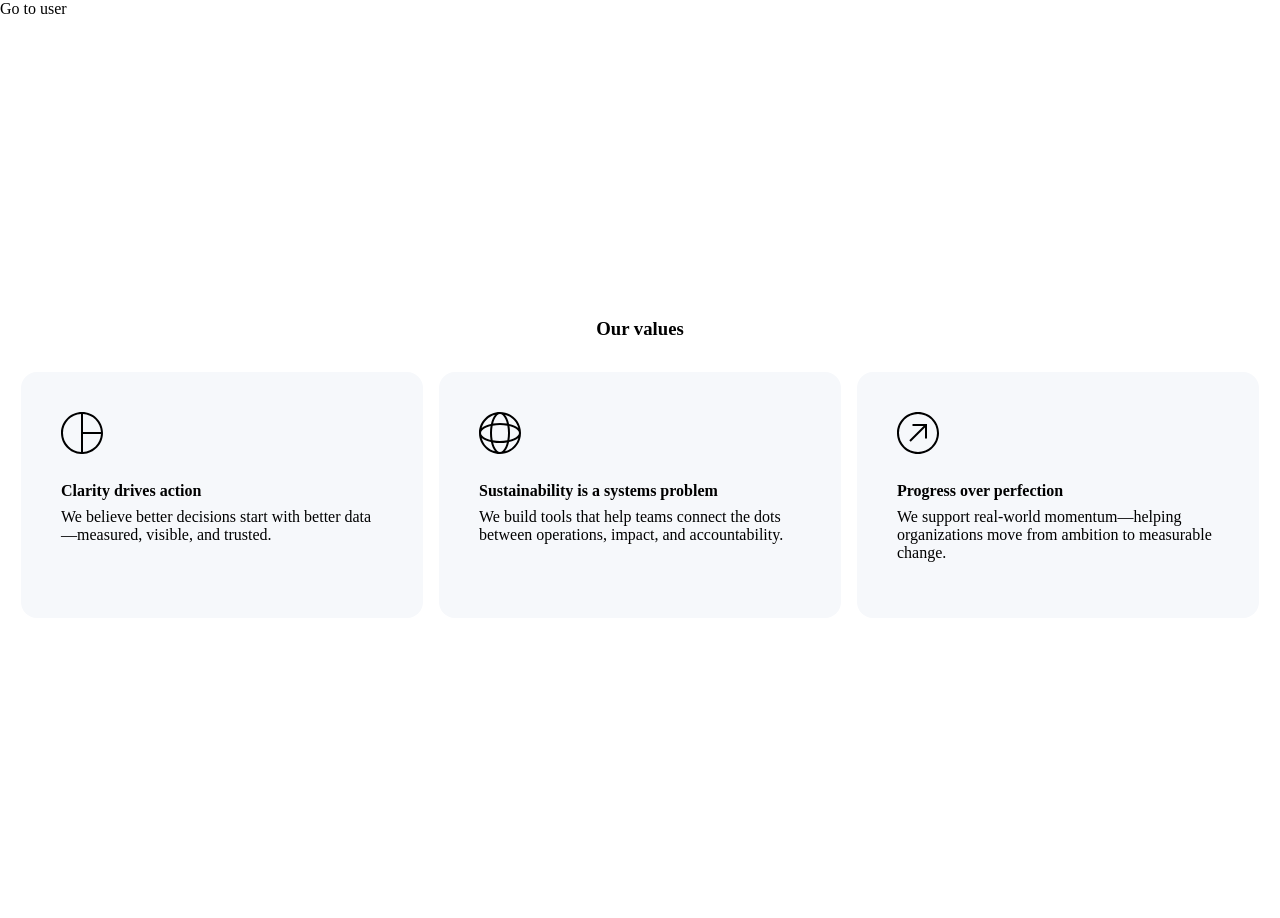
<file: index.html>
<!DOCTYPE html>
<html lang="en">
  <head>
    <meta charset="UTF-8" />
    <meta name="viewport" content="width=device-width, initial-scale=1.0" />
    <title>Document</title>
    <link rel="stylesheet" href="./style.css" />
  </head>
  <body>
    <header>
      <ul>
        <li>
          <a href="./user.html">Go to user</a>
        </li>
      </ul>
    <main>
      <h3>Our values</h3>
      <div class="container">
        <div class="card one">
          <svg
            class="card_svg"
            width="42"
            height="42"
            viewBox="0 0 42 42"
            fill="none"
            xmlns="http://www.w3.org/2000/svg"
          >
            <path
              d="M21 0C32.598 0 42 9.40202 42 21C42 32.2627 33.1336 41.4536 22 41.9756V42H20V41.9756C8.86639 41.4536 0 32.2627 0 21C0 9.40202 9.40202 0 21 0ZM20 2.02539C9.97142 2.54539 2 10.842 2 21C2 31.158 9.97145 39.4536 20 39.9736V2.02539ZM22 22V39.9736C31.6974 39.4708 39.4718 31.6974 39.9746 22H22ZM22 20H39.9746C39.4718 10.3026 31.6974 2.52822 22 2.02539V20Z"
              fill="black"
            />
          </svg>
          <h4>Clarity drives action</h4>
          <p class="text">
            We believe better decisions start with better data—measured,
            visible, and trusted.
          </p>
        </div>
        <div class="card two">
          <svg
            class="card_svg"
            width="42"
            height="42"
            viewBox="0 0 42 42"
            fill="none"
            xmlns="http://www.w3.org/2000/svg"
          >
            <path
              d="M21 0C32.598 0 42 9.40202 42 21C42 32.598 32.598 42 21 42C9.40202 42 0 32.598 0 21C0 9.40202 9.40202 0 21 0ZM27.8994 30.4619C25.7349 30.8104 23.412 31 21 31C18.5876 31 16.2644 30.8105 14.0996 30.4619C14.4947 32.0411 14.9836 33.4776 15.5479 34.7314C17.1484 38.2881 19.1533 40 21 40C22.8467 40 24.8516 38.2881 26.4521 34.7314C27.0163 33.4776 27.5043 32.041 27.8994 30.4619ZM2.65332 25.9541C4.40717 32.4652 9.53403 37.5914 16.0449 39.3457C15.1512 38.2958 14.3726 36.995 13.7236 35.5527C13 33.9446 12.4001 32.0876 11.9482 30.0508C9.91185 29.5989 8.05507 28.9999 6.44727 28.2764C5.00456 27.6271 3.70336 26.8482 2.65332 25.9541ZM39.3457 25.9541C38.2958 26.848 36.9952 27.6273 35.5527 28.2764C33.9447 29 32.0875 29.5989 30.0508 30.0508C29.5989 32.0875 29 33.9447 28.2764 35.5527C27.6273 36.9952 26.848 38.2958 25.9541 39.3457C32.4653 37.5917 37.5917 32.4653 39.3457 25.9541ZM21 13C18.3867 13 15.9042 13.2318 13.6455 13.6455C13.2318 15.9042 13 18.3867 13 21C13 23.613 13.2319 26.0951 13.6455 28.3535C15.9043 28.7672 18.3866 29 21 29C23.613 29 26.095 28.7671 28.3535 28.3535C28.7671 26.095 29 23.613 29 21C29 18.3866 28.7672 15.9043 28.3535 13.6455C26.0951 13.2319 23.613 13 21 13ZM11.5371 14.0996C9.95825 14.4947 8.52217 14.9837 7.26855 15.5479C3.71186 17.1484 2 19.1533 2 21C2 22.8467 3.71186 24.8516 7.26855 26.4521C8.52211 27.0162 9.95834 27.5043 11.5371 27.8994C11.1886 25.7349 11 23.412 11 21C11 18.5877 11.1885 16.2644 11.5371 14.0996ZM30.4619 14.0996C30.8105 16.2644 31 18.5876 31 21C31 23.412 30.8104 25.7349 30.4619 27.8994C32.041 27.5043 33.4776 27.0163 34.7314 26.4521C38.2881 24.8516 40 22.8467 40 21C40 19.1533 38.2881 17.1484 34.7314 15.5479C33.4776 14.9836 32.0411 14.4947 30.4619 14.0996ZM16.0449 2.65332C9.53422 4.40743 4.40743 9.53422 2.65332 16.0449C3.70328 15.151 5.00478 14.3728 6.44727 13.7236C8.05512 13.0001 9.91177 12.4001 11.9482 11.9482C12.4001 9.91177 13.0001 8.05512 13.7236 6.44727C14.3728 5.00478 15.151 3.70328 16.0449 2.65332ZM25.9541 2.65332C26.8482 3.70336 27.6271 5.00456 28.2764 6.44727C28.9999 8.05507 29.5989 9.91185 30.0508 11.9482C32.0876 12.4001 33.9446 13 35.5527 13.7236C36.995 14.3726 38.2958 15.1512 39.3457 16.0449C37.5914 9.53403 32.4652 4.40717 25.9541 2.65332ZM21 2C19.1533 2 17.1484 3.71186 15.5479 7.26855C14.9837 8.52217 14.4947 9.95825 14.0996 11.5371C16.2644 11.1885 18.5877 11 21 11C23.412 11 25.7349 11.1886 27.8994 11.5371C27.5043 9.95834 27.0162 8.52211 26.4521 7.26855C24.8516 3.71186 22.8467 2 21 2Z"
              fill="black"
            />
          </svg>
          <h4>Sustainability is a systems problem</h4>
          <p class="text">
            We build tools that help teams connect the dots between operations,
            impact, and accountability.
          </p>
        </div>
        <div class="card three">
          <svg
            class="card_svg"
            width="42"
            height="42"
            viewBox="0 0 42 42"
            fill="none"
            xmlns="http://www.w3.org/2000/svg"
          >
            <path
              d="M21 0C32.598 0 42 9.40202 42 21C42 32.598 32.598 42 21 42C9.40202 42 0 32.598 0 21C0 9.40202 9.40202 0 21 0ZM21 2C10.5066 2 2 10.5066 2 21C2 31.4934 10.5066 40 21 40C31.4934 40 40 31.4934 40 21C40 10.5066 31.4934 2 21 2ZM30 26.4951H28V15.4141L13.707 29.707L12.293 28.293L26.5859 14H15.5049V12H30V26.4951Z"
              fill="black"
            />
          </svg>
          <h4>Progress over perfection</h4>
          <p class="text">
            We support real-world momentum—helping organizations move from
            ambition to measurable change.
          </p>
        </div>
      </div>
    </main>
  </body>
</html>
</file>
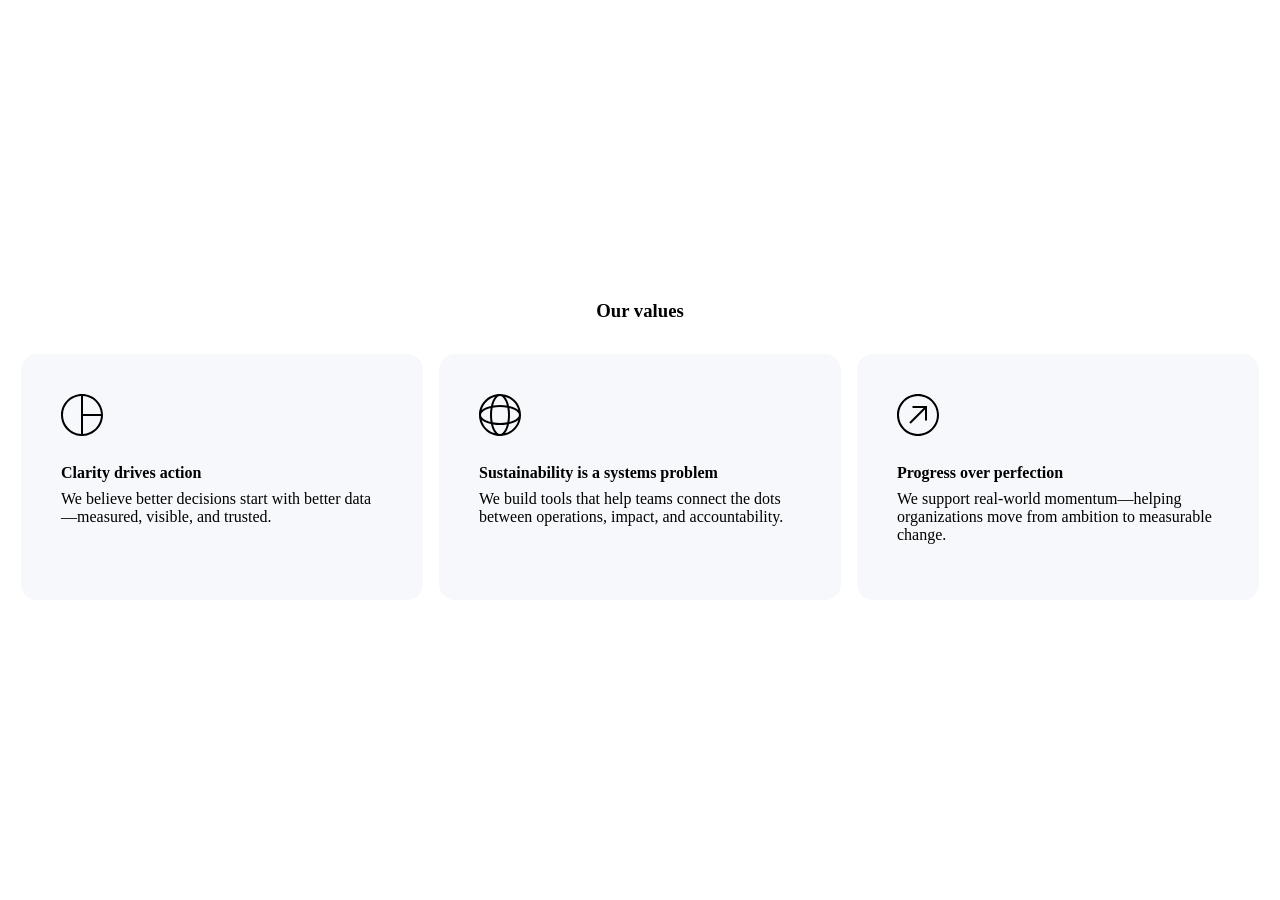
<file: index/index.html>
<!DOCTYPE html>
<html lang="en">
  <head>
    <meta charset="UTF-8" />
    <meta name="viewport" content="width=device-width, initial-scale=1.0" />
    <title>Document</title>
    <link rel="stylesheet" href="./style.css" />
  </head>
  <body>
    <main>
      <h3>Our values</h3>
      <div class="container">
        <div class="card one">
          <svg
            class="card_svg"
            width="42"
            height="42"
            viewBox="0 0 42 42"
            fill="none"
            xmlns="http://www.w3.org/2000/svg"
          >
            <path
              d="M21 0C32.598 0 42 9.40202 42 21C42 32.2627 33.1336 41.4536 22 41.9756V42H20V41.9756C8.86639 41.4536 0 32.2627 0 21C0 9.40202 9.40202 0 21 0ZM20 2.02539C9.97142 2.54539 2 10.842 2 21C2 31.158 9.97145 39.4536 20 39.9736V2.02539ZM22 22V39.9736C31.6974 39.4708 39.4718 31.6974 39.9746 22H22ZM22 20H39.9746C39.4718 10.3026 31.6974 2.52822 22 2.02539V20Z"
              fill="black"
            />
          </svg>
          <h4>Clarity drives action</h4>
          <p class="text">
            We believe better decisions start with better data—measured,
            visible, and trusted.
          </p>
        </div>
        <div class="card two">
          <svg
            class="card_svg"
            width="42"
            height="42"
            viewBox="0 0 42 42"
            fill="none"
            xmlns="http://www.w3.org/2000/svg"
          >
            <path
              d="M21 0C32.598 0 42 9.40202 42 21C42 32.598 32.598 42 21 42C9.40202 42 0 32.598 0 21C0 9.40202 9.40202 0 21 0ZM27.8994 30.4619C25.7349 30.8104 23.412 31 21 31C18.5876 31 16.2644 30.8105 14.0996 30.4619C14.4947 32.0411 14.9836 33.4776 15.5479 34.7314C17.1484 38.2881 19.1533 40 21 40C22.8467 40 24.8516 38.2881 26.4521 34.7314C27.0163 33.4776 27.5043 32.041 27.8994 30.4619ZM2.65332 25.9541C4.40717 32.4652 9.53403 37.5914 16.0449 39.3457C15.1512 38.2958 14.3726 36.995 13.7236 35.5527C13 33.9446 12.4001 32.0876 11.9482 30.0508C9.91185 29.5989 8.05507 28.9999 6.44727 28.2764C5.00456 27.6271 3.70336 26.8482 2.65332 25.9541ZM39.3457 25.9541C38.2958 26.848 36.9952 27.6273 35.5527 28.2764C33.9447 29 32.0875 29.5989 30.0508 30.0508C29.5989 32.0875 29 33.9447 28.2764 35.5527C27.6273 36.9952 26.848 38.2958 25.9541 39.3457C32.4653 37.5917 37.5917 32.4653 39.3457 25.9541ZM21 13C18.3867 13 15.9042 13.2318 13.6455 13.6455C13.2318 15.9042 13 18.3867 13 21C13 23.613 13.2319 26.0951 13.6455 28.3535C15.9043 28.7672 18.3866 29 21 29C23.613 29 26.095 28.7671 28.3535 28.3535C28.7671 26.095 29 23.613 29 21C29 18.3866 28.7672 15.9043 28.3535 13.6455C26.0951 13.2319 23.613 13 21 13ZM11.5371 14.0996C9.95825 14.4947 8.52217 14.9837 7.26855 15.5479C3.71186 17.1484 2 19.1533 2 21C2 22.8467 3.71186 24.8516 7.26855 26.4521C8.52211 27.0162 9.95834 27.5043 11.5371 27.8994C11.1886 25.7349 11 23.412 11 21C11 18.5877 11.1885 16.2644 11.5371 14.0996ZM30.4619 14.0996C30.8105 16.2644 31 18.5876 31 21C31 23.412 30.8104 25.7349 30.4619 27.8994C32.041 27.5043 33.4776 27.0163 34.7314 26.4521C38.2881 24.8516 40 22.8467 40 21C40 19.1533 38.2881 17.1484 34.7314 15.5479C33.4776 14.9836 32.0411 14.4947 30.4619 14.0996ZM16.0449 2.65332C9.53422 4.40743 4.40743 9.53422 2.65332 16.0449C3.70328 15.151 5.00478 14.3728 6.44727 13.7236C8.05512 13.0001 9.91177 12.4001 11.9482 11.9482C12.4001 9.91177 13.0001 8.05512 13.7236 6.44727C14.3728 5.00478 15.151 3.70328 16.0449 2.65332ZM25.9541 2.65332C26.8482 3.70336 27.6271 5.00456 28.2764 6.44727C28.9999 8.05507 29.5989 9.91185 30.0508 11.9482C32.0876 12.4001 33.9446 13 35.5527 13.7236C36.995 14.3726 38.2958 15.1512 39.3457 16.0449C37.5914 9.53403 32.4652 4.40717 25.9541 2.65332ZM21 2C19.1533 2 17.1484 3.71186 15.5479 7.26855C14.9837 8.52217 14.4947 9.95825 14.0996 11.5371C16.2644 11.1885 18.5877 11 21 11C23.412 11 25.7349 11.1886 27.8994 11.5371C27.5043 9.95834 27.0162 8.52211 26.4521 7.26855C24.8516 3.71186 22.8467 2 21 2Z"
              fill="black"
            />
          </svg>
          <h4>Sustainability is a systems problem</h4>
          <p class="text">
            We build tools that help teams connect the dots between operations,
            impact, and accountability.
          </p>
        </div>
        <div class="card three">
          <svg
            class="card_svg"
            width="42"
            height="42"
            viewBox="0 0 42 42"
            fill="none"
            xmlns="http://www.w3.org/2000/svg"
          >
            <path
              d="M21 0C32.598 0 42 9.40202 42 21C42 32.598 32.598 42 21 42C9.40202 42 0 32.598 0 21C0 9.40202 9.40202 0 21 0ZM21 2C10.5066 2 2 10.5066 2 21C2 31.4934 10.5066 40 21 40C31.4934 40 40 31.4934 40 21C40 10.5066 31.4934 2 21 2ZM30 26.4951H28V15.4141L13.707 29.707L12.293 28.293L26.5859 14H15.5049V12H30V26.4951Z"
              fill="black"
            />
          </svg>
          <h4>Progress over perfection</h4>
          <p class="text">
            We support real-world momentum—helping organizations move from
            ambition to measurable change.
          </p>
        </div>
      </div>
    </main>
  </body>
</html>
</file>
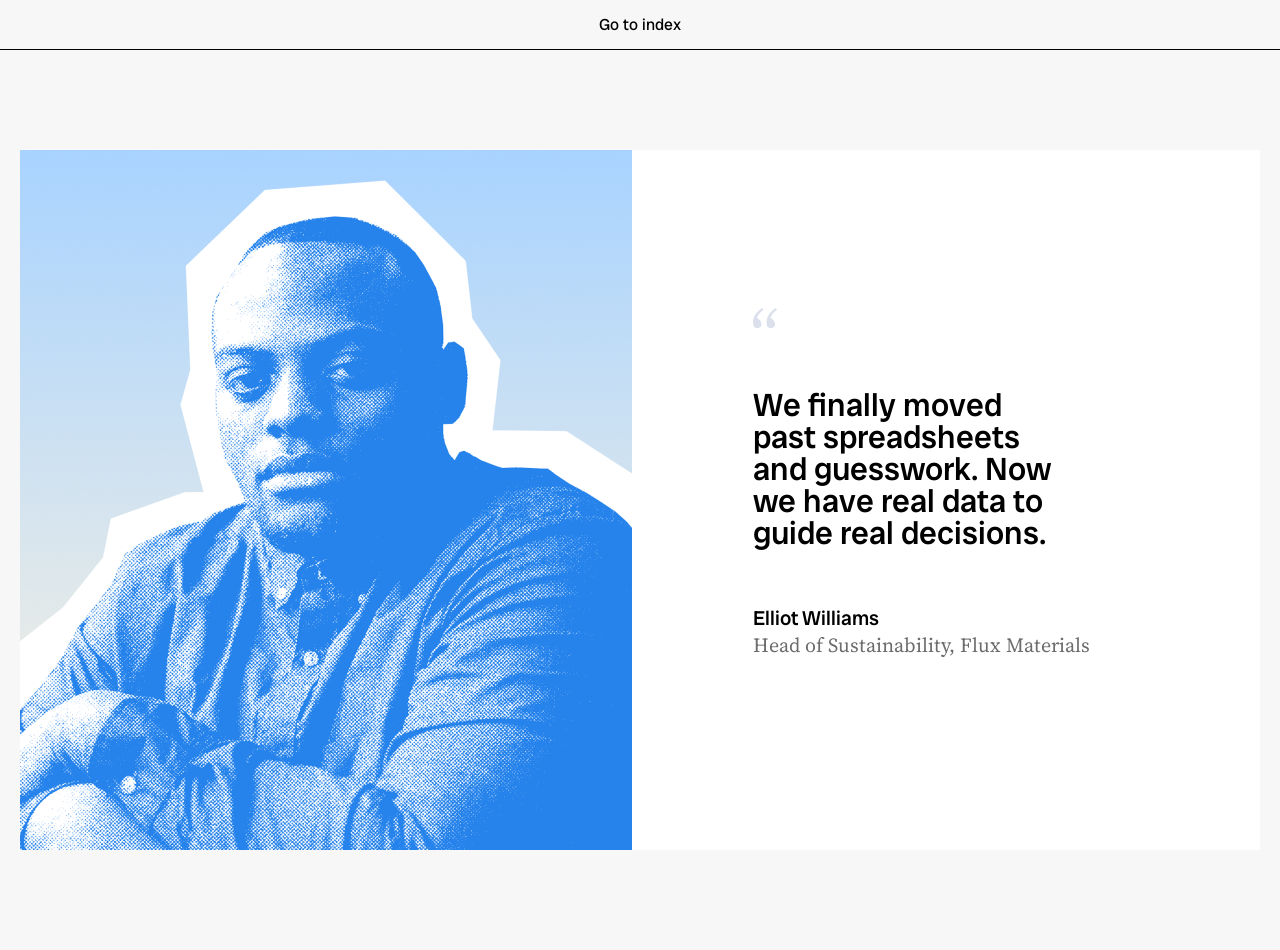
<file: user.html>
<!DOCTYPE html>
<html lang="en">
  <head>
    <meta charset="UTF-8" />
    <meta name="viewport" content="width=device-width, initial-scale=1.0" />
    <title>user</title>
    <link rel="stylesheet" href="./user.css" />
  </head>
  <body>
    <header>
      <ul>
        <li>
          <a href="./index.html">Go to index</a>
        </li>
      </ul>
    </header>
    <main>
      <div class="container">
        <img src="./Image (4).png" alt="" />
        <div class="text">
          <svg
            class="quote"
            width="24"
            height="20"
            viewBox="0 0 24 20"
            fill="none"
            xmlns="http://www.w3.org/2000/svg"
          >
            <path
              d="M0 14.0523C0 12.1351 0.422222 10.305 1.26667 8.56209C2.11111 6.81917 3.22222 5.22876 4.6 3.79085C6.02222 2.30937 7.55556 1.04575 9.2 0L10.4667 1.7647C8.86667 3.02832 7.55556 4.22658 6.53333 5.35947C5.55556 6.4488 4.68889 7.86492 3.93333 9.60784L5.86667 11.3072C6.88889 12.1351 7.57778 12.9412 7.93333 13.7255C8.28889 14.5098 8.46667 15.3159 8.46667 16.1438C8.46667 17.451 8.11111 18.4314 7.4 19.085C6.68889 19.695 5.73333 20 4.53333 20C3.86667 20 3.22222 19.9129 2.6 19.7386C2.02222 19.5207 1.46667 19.1721 0.933334 18.6928C0.311112 17.2113 0 15.6645 0 14.0523ZM13.5333 14.0523C13.5333 12.1351 13.9556 10.305 14.8 8.56209C15.6444 6.81917 16.7556 5.22876 18.1333 3.79085C19.5556 2.30937 21.0889 1.04575 22.7333 0L24 1.7647C22.4 3.02832 21.0889 4.22658 20.0667 5.35947C19.0889 6.4488 18.2222 7.86492 17.4667 9.60784L19.4 11.3072C20.4222 12.1351 21.1111 12.9412 21.4667 13.7255C21.8222 14.5098 22 15.3159 22 16.1438C22 17.451 21.6444 18.4314 20.9333 19.085C20.2222 19.695 19.2667 20 18.0667 20C17.4 20 16.7556 19.9129 16.1333 19.7386C15.5556 19.5207 15 19.1721 14.4667 18.6928C13.8444 17.2113 13.5333 15.6645 13.5333 14.0523Z"
              fill="#DBE0EC"
            />
          </svg>
          <p class="data">
            We finally moved past spreadsheets and guesswork. Now we have real
            data to guide real decisions.
          </p>
          <h3>Elliot Williams</h3>
          <p class="gray">Head of Sustainability, Flux Materials</p>
        </div>
      </div>
    </main>
  </body>
</html>
</file>
<file: style.css>
* {
  padding: 0;
  margin: 0;
  box-sizing: border-box;
}

header li {
  list-style: none;
}
header li a {
  text-decoration: none;
  color: #000000;
}

main {
  height: 100vh;
  width: 100%;
  display: flex;
  flex-direction: column;
  align-items: center;
  justify-content: center;
}
main div.container {
  display: flex;
  flex-direction: column;
  gap: 16px;
}
main div.container div.card {
  width: 335px;
  height: 246px;
  background-color: #f6f8fb;
  padding: 40px;
  border-radius: 16px;
}
main h3 {
  margin-bottom: 32px;
}
main h4 {
  margin: 24px 0 8px;
}

@media screen and (min-width: 1240px) {
  main div.container {
    flex-direction: row;
  }
  main div.container div.card {
    width: 402px;
  }
}/*# sourceMappingURL=style.css.map */
</file>
<file: index/style.css>
* {
  padding: 0;
  margin: 0;
  box-sizing: border-box;
}

main {
  height: 100vh;
  width: 100%;
  display: flex;
  flex-direction: column;
  align-items: center;
  justify-content: center;
}
main div.container {
  display: flex;
  flex-direction: column;
  gap: 16px;
}
main div.container div.card {
  width: 335px;
  height: 246px;
  background-color: #f6f8fb;
  padding: 40px;
  border-radius: 16px;
}
main h3 {
  margin-bottom: 32px;
}
main h4 {
  margin: 24px 0 8px;
}

@media screen and (min-width: 1240px) {
  main div.container {
    flex-direction: row;
  }
  main div.container div.card {
    width: 402px;
  }
}/*# sourceMappingURL=style.css.map */
</file>
<file: user.css>
@import url("https://fonts.googleapis.com/css2?family=Radio+Canada+Big:ital,wght@0,400..700;1,400..700&display=swap");
@import url("https://fonts.googleapis.com/css2?family=Source+Serif+4:ital,opsz,wght@0,8..60,200..900;1,8..60,200..900&display=swap");
* {
  padding: 0;
  margin: 0;
  box-sizing: border-box;
  font-family: "Radio Canada Big", sans-serif;
}

header {
  height: 50px;
  display: flex;
  align-items: center;
  justify-content: center;
  background-color: rgb(248, 247, 247);
  border-bottom: 1px solid black;
}
header li {
  list-style: none;
}
header li a {
  text-decoration: none;
  color: #000000;
}

main {
  height: 100vh;
  background-color: rgb(248, 247, 247);
  display: flex;
  align-items: center;
  justify-content: center;
}
main div.container {
  width: 335px;
  height: 629px;
  background-color: white;
}
main div.container img {
  width: 335px;
  height: 383px;
  margin-bottom: 25px;
}
main div.container div.text {
  padding-left: 3px;
}
main div.container div.text p.data {
  margin: 24px 0;
  color: #000000;
  font-size: 23px;
  letter-spacing: -3%;
  font-weight: 500;
  line-height: 100%;
}
main div.container div.text p.gray {
  font-size: 18px;
  color: #6c6c6c;
  font-family: "Source Serif 4", serif;
  font-weight: 400;
  letter-spacing: -3%;
}
main div.container div.text h3 {
  color: #000000;
  font-size: 20px;
  letter-spacing: -2%;
  font-weight: 500;
}
@media screen and (min-width: 1240px) {
  main div.container {
    width: 1240px;
    height: 700px;
    display: flex;
    gap: 121px;
  }
  main div.container img {
    width: 612px;
    height: 700px;
    margin-bottom: 0;
  }
  main div.container div.text {
    padding: 158px 105px 0 0;
  }
  main div.container div.text p.data {
    margin: 56px 0;
    font-size: 32px;
    width: 310px;
  }
  main div.container div.text p.gray {
    font-size: 20px;
  }
}/*# sourceMappingURL=user.css.map */
</file>
